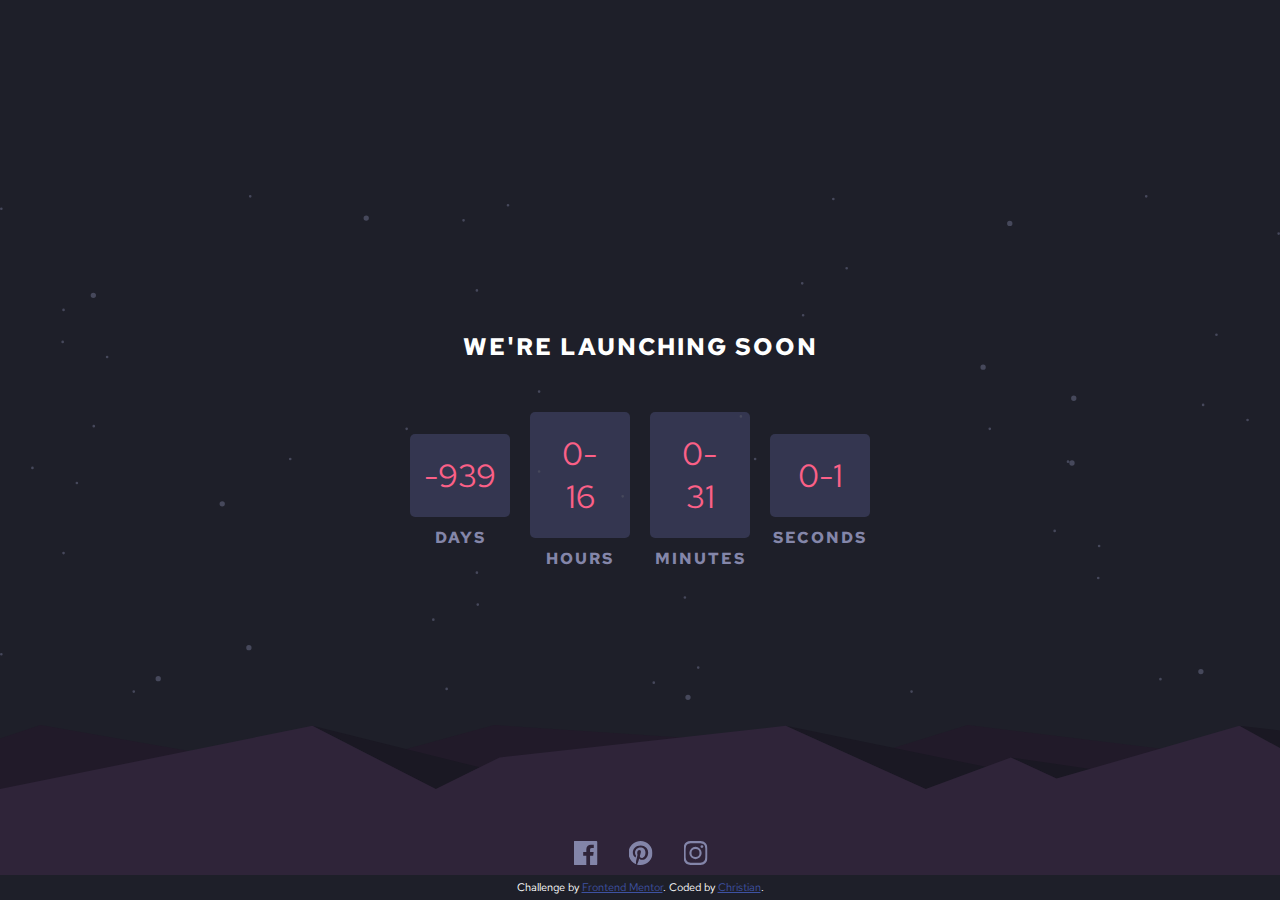
<file: index.html>
<!DOCTYPE html>
<html lang="en">
<head>
    <meta charset="UTF-8">
    <meta http-equiv="X-UA-Compatible" content="IE=edge">
    <meta name="viewport" content="width=device-width, initial-scale=1.0">
    <title>Document</title>
    <link rel="stylesheet" href="style.css">
</head>
<body>
    <div class="container">
        <div class="stars">
            <img src="images\bg-stars.svg" alt="">
        </div>
        <h1>We're launching soon</h1>
        <div class="countdown">
            <div>
                <p id="days">{time}</p>
                <h3>Days</h3>
            </div>
            <div>
                <p  id="hours">{time}</p>
                <h3>Hours</h3>
            </div>
            <div>
                <p id="minutes">{time}</p>
                <h3>Minutes</h3>
            </div>
            <div>
                <p  id="seconds">{time}</p>
                <h3>Seconds</h3>
                
            </div>
        </div>
        <div class="socials">
            <ul>
                <li><button><img src="images\icon-facebook.svg" alt=""></button></li>
                <li><button><img src="images\icon-pinterest.svg" alt=""></button></li>
                <li><button><img src="images\icon-instagram.svg" alt=""></button></li>
            </ul>

        </div>

        <div class="hills">
            <img src="images\pattern-hills.svg" alt="">
        </div>
    </div>











    <div class="attribution">
        Challenge by <a href="https://www.frontendmentor.io?ref=challenge" target="_blank">Frontend Mentor</a>. 
        Coded by <a href="#" rel="noreffer">Christian</a>.
      </div>

    <script src="app.js"></script>
</body>
</html>
</file>
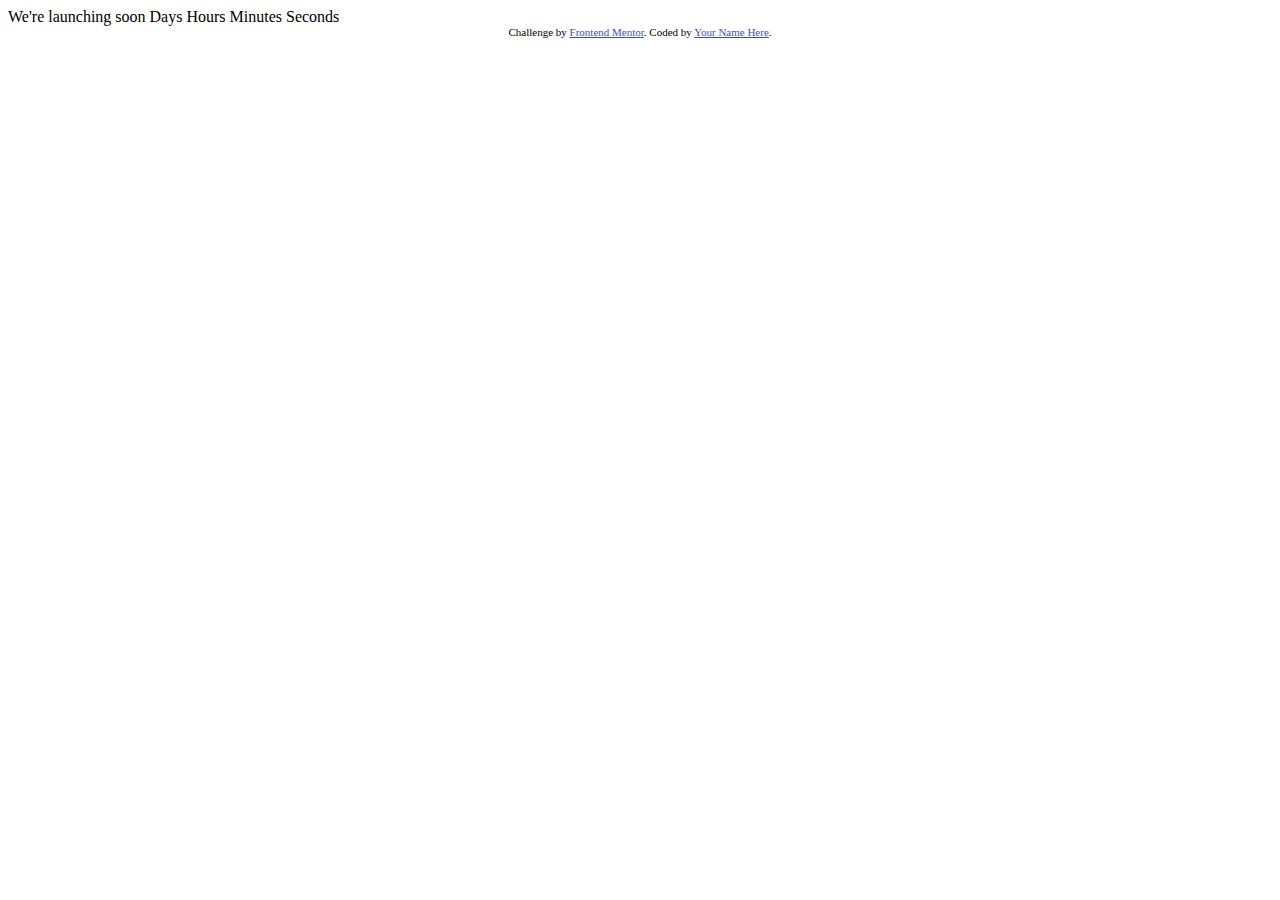
<file: launch-countdown-timer-main/index.html>
<!DOCTYPE html>
<html lang="en">
<head>
  <meta charset="UTF-8">
  <meta name="viewport" content="width=device-width, initial-scale=1.0"> <!-- displays site properly based on user's device -->

  <link rel="icon" type="image/png" sizes="32x32" href="./images/favicon-32x32.png">
  
  <title>Frontend Mentor | Launch countdown timer</title>

  <!-- Feel free to remove these styles or customise in your own stylesheet 👍 -->
  <style>
    .attribution { font-size: 11px; text-align: center; }
    .attribution a { color: hsl(228, 45%, 44%); }
  </style>
</head>
<body>

  We're launching soon

  Days
  Hours
  Minutes
  Seconds
  
  <div class="attribution">
    Challenge by <a href="https://www.frontendmentor.io?ref=challenge" target="_blank">Frontend Mentor</a>. 
    Coded by <a href="#">Your Name Here</a>.
  </div>
</body>
</html>
</file>
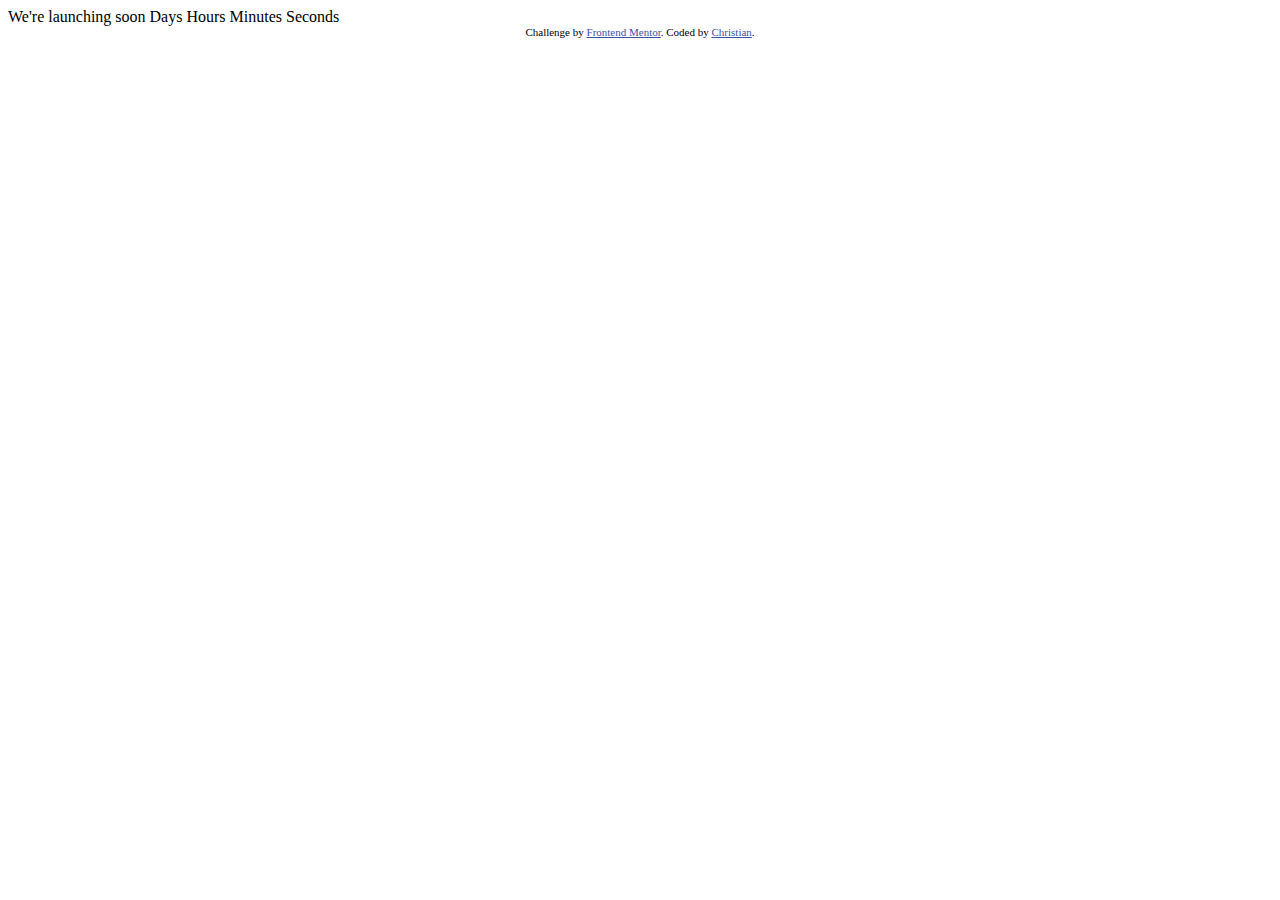
<file: main.html>
<!DOCTYPE html>
<html lang="en">
<head>
  <meta charset="UTF-8">
  <meta name="viewport" content="width=device-width, initial-scale=1.0"> <!-- displays site properly based on user's device -->

  <link rel="icon" type="image/png" sizes="32x32" href="./images/favicon-32x32.png">
  
  <title>Frontend Mentor | Launch countdown timer</title>

  <!-- Feel free to remove these styles or customise in your own stylesheet 👍 -->
  <style>
    .attribution { font-size: 11px; text-align: center; }
    .attribution a { color: hsl(228, 45%, 44%); }
  </style>
</head>
<body>

  We're launching soon

  Days
  Hours
  Minutes
  Seconds
  
  <div class="attribution">
    Challenge by <a href="https://www.frontendmentor.io?ref=challenge" target="_blank">Frontend Mentor</a>. 
    Coded by <a href="#">Christian</a>.
  </div>
</body>
</html>
</file>
<file: style.css>
@import url('https://fonts.googleapis.com/css2?family=Red+Hat+Text:wght@700&display=swap');
*{
    margin: 0px;
    padding: 0px;
    box-sizing: border-box;
  
}
body{
    font-family: 'Red Hat Text', sans-serif;
    background-color:  hsl(235, 16%, 14%);
    /* overflow: hidden; */
}
.attribution {
     font-size: 11px; 
     text-align: center; 
     color: white;
     margin-top: -20px;
    }
.attribution a { 
    color: hsl(228, 45%, 44%);
}
img{
    max-width: 100%;

}
ul{
    list-style-type: none;
}
.stars{
    position: absolute;
}
.hills{
    position: absolute;
    bottom: 20px;
    
}
.hills img{
    height: 150px;
}

.socials{
    position: absolute;
    bottom: 30px;
    left: 50%;
    transform: translateX(-50%);
    z-index: 999;
}
.socials ul{
    display: flex;
}
.socials ul li{
    margin:0 10px;
}
.socials ul li button{
    display: flex;
    justify-content: center;
    align-items: center;
    border: none;
    outline: none;
    border-radius: 3px;
    /* border: 1px solid red; */
    background-color: transparent;
    width: 35px;
    height: 35px;
    
}
.socials ul li button:hover{
    background-color: hsl(345, 95%, 68%);
    cursor: pointer;
}
.container{
    display: flex;
    align-items: center;
    justify-content: center;
    flex-direction: column;
    min-height:100vh;
}
.countdown{
    display: flex;
    align-items: center;
    justify-content: center;
    gap: 20px;

}
.bday{
    margin-top: 100px;
}

.container h1{
    color: white;
    font-size: 24px;
    text-transform: uppercase ;
    letter-spacing: 2px;
    margin-bottom: 50px;
}
.countdown h3{
    text-align: center;
    color: hsl(237, 18%, 59%);
    text-transform: uppercase;
    letter-spacing: 2px;
    font-size: 16px;
    margin-top: 10px;
}
.countdown p{
    padding: 20px;
    text-align: center;
    background-color:  hsl(236, 21%, 26%);
    border-radius: 5px;
    color: hsl(345, 95%, 68%);
    font-size:32px ;
    width: 100px;
    display: flex;
    justify-content: center;
    align-items: center;
    
}
.hills img {
    width: 1600px;
}

@media screen and (max-width : 600px){
    *{
        margin: 0px;
        padding: 0px;
        box-sizing: border-box;
        
      
    }
    
    body{
        font-family: 'Red Hat Text', sans-serif;
        background-color:  hsl(235, 16%, 14%);    
        overflow: hidden;

      
    }
    .stars img, .hills img{
        width: 100%;
        margin-bottom: -5px;

    }
    .container{
        display: block;
        display: flex;
        justify-content: center;
        align-items: center;
        width:100%;
        margin: auto;

    }
    .container h1{
        color: white;
        font-size: 25px;
        text-transform: uppercase ;
        letter-spacing: 2px;
        margin-bottom: 50px;
        text-align: center;
        /* border: 1px solid red; */
        width: 85%;
    }
    .countdown h3{
        text-align: center;
        color: hsl(237, 18%, 59%);
        text-transform: uppercase;
        letter-spacing: 2px;
        font-size: 11px;
        margin-top: 10px;
    }
    .countdown p{
        padding: 20px;
        text-align: center;
        background-color:  hsl(236, 21%, 26%);
        border-radius: 5px;
        color: hsl(345, 95%, 68%);
        font-size:32px ;
        width: 75px;
        display: flex;
        justify-content: center;
        align-items: center;
        margin: auto;
        
    }
    .container{
        display: flex;
        align-items: center;
        justify-content: center;
        flex-direction: column;
        min-height:70vh;
    }
    .countdown{
        display: flex;
        align-items: center;
        justify-content: center;
        gap: 10px;
        /* margin-top: -50px; */
    
    }
    .attribution{
        display: none;
    }
    .hills{
        position: absolute;
        bottom:0;
        
    }
}
</file>
